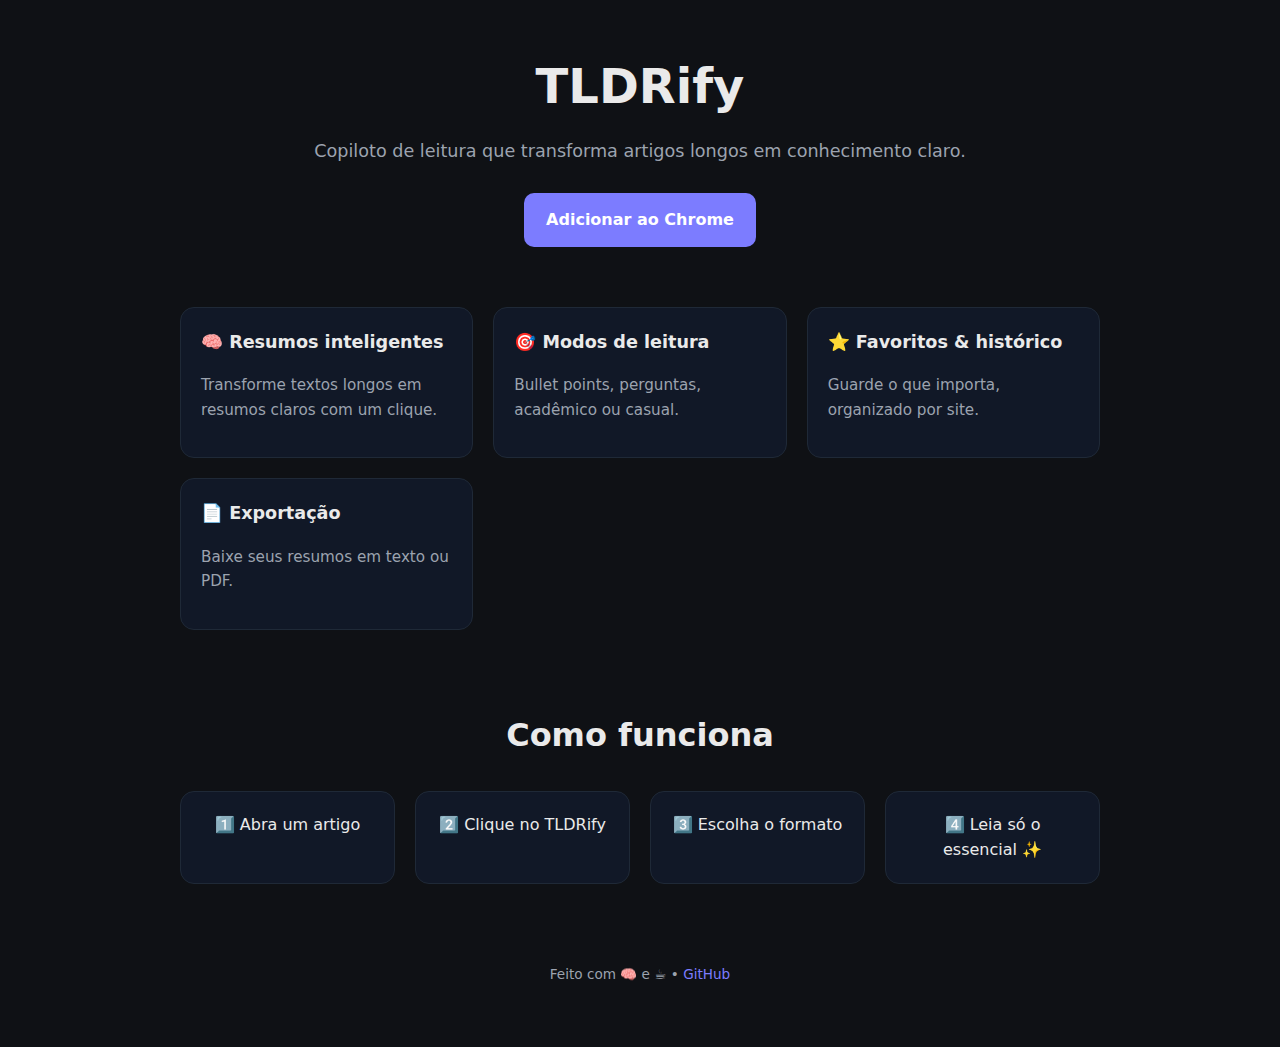
<file: landing/index.html>
<!DOCTYPE html>
<html lang="pt-BR">
<head>
  <meta charset="UTF-8" />
  <meta name="viewport" content="width=device-width, initial-scale=1.0" />
  <title>TLDRify — Copiloto de Leitura</title>
    <link rel="stylesheet" href="style.css">
</head>
<body>

  <div class="container">

    <header>
      <h1>TLDRify</h1>
      <p>Copiloto de leitura que transforma artigos longos em conhecimento claro.</p>
      <div class="cta">
        <a href="https://github.com/eu-waliston/TLDRify" target="_blank">Adicionar ao Chrome</a>
      </div>
    </header>

    <section class="features">
      <div class="feature">
        <h3>🧠 Resumos inteligentes</h3>
        <p>Transforme textos longos em resumos claros com um clique.</p>
      </div>
      <div class="feature">
        <h3>🎯 Modos de leitura</h3>
        <p>Bullet points, perguntas, acadêmico ou casual.</p>
      </div>
      <div class="feature">
        <h3>⭐ Favoritos & histórico</h3>
        <p>Guarde o que importa, organizado por site.</p>
      </div>
      <div class="feature">
        <h3>📄 Exportação</h3>
        <p>Baixe seus resumos em texto ou PDF.</p>
      </div>
    </section>

    <section class="how">
      <h2>Como funciona</h2>
      <div class="steps">
        <div class="step">1️⃣ Abra um artigo</div>
        <div class="step">2️⃣ Clique no TLDRify</div>
        <div class="step">3️⃣ Escolha o formato</div>
        <div class="step">4️⃣ Leia só o essencial ✨</div>
      </div>
    </section>

    <footer>
      <p>Feito com 🧠 e ☕ • <a href="https://github.com/eu-waliston/tldrify" target="_blank">GitHub</a></p>
    </footer>

  </div>

</body>
</html>
</file>
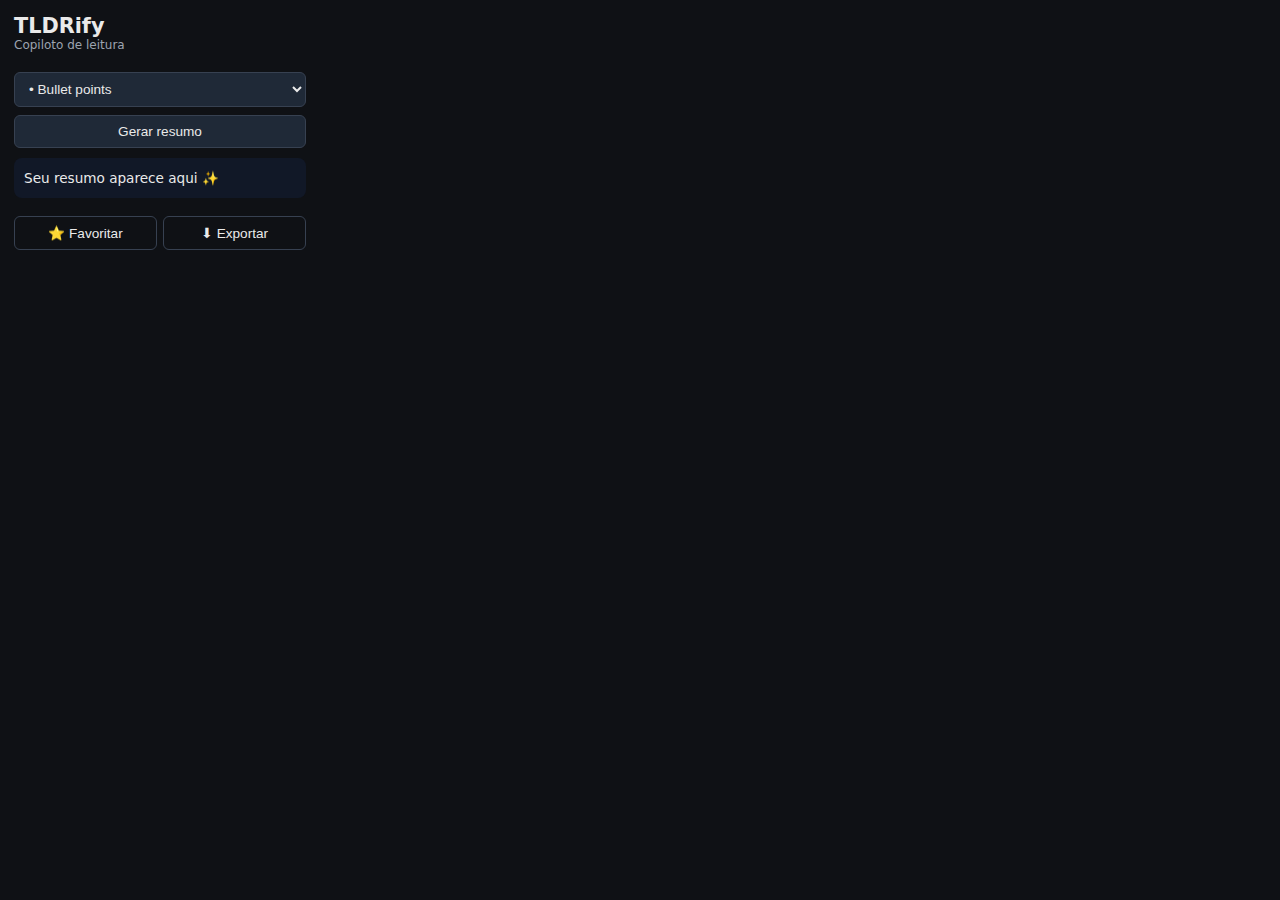
<file: extensao/popup.html>
<!DOCTYPE html>
<html lang="en">
<head>
  <meta charset="UTF-8">
  <meta name="viewport" content="width=device-width, initial-scale=1.0">
  <title>TLDRify</title>
  <link rel="stylesheet" href="style.css">
  
</head>
<div class="app">
  <h1>TLDRify</h1>
  <div class="subtitle">Copiloto de leitura</div>

  <select id="mode">
    <option value="bullets">• Bullet points</option>
    <option value="questions">? Perguntas</option>
    <option value="academic">🎓 Acadêmico</option>
    <option value="casual">☕ Casual</option>
  </select>

  <button id="summarize">Gerar resumo</button>

  <div id="result">Seu resumo aparece aqui ✨</div>

  <div class="footer">
    <button class="secondary" id="fav">⭐ Favoritar</button>
    <button class="secondary" id="export">⬇ Exportar</button>
  </div>
</div>

</body>
</html>
</file>
<file: landing/style.css>
:root {
    --bg: #0f1115;
    --card: #111827;
    --text: #eaeaea;
    --muted: #9ca3af;
    --accent: #7c7cff;
    --border: #1f2937;
}

* {
    box-sizing: border-box;
}

body {
    margin: 0;
    font-family: system-ui, -apple-system, BlinkMacSystemFont, sans-serif;
    background: var(--bg);
    color: var(--text);
    line-height: 1.6;
}

.container {
    max-width: 960px;
    margin: 0 auto;
    padding: 48px 20px;
}

header {
    text-align: center;
    margin-bottom: 60px;
}

header h1 {
    font-size: 3rem;
    margin: 0;
}

header p {
    color: var(--muted);
    font-size: 1.1rem;
    margin-top: 12px;
}

.cta {
    margin-top: 28px;
}

.cta a {
    display: inline-block;
    padding: 14px 22px;
    background: var(--accent);
    color: white;
    text-decoration: none;
    border-radius: 10px;
    font-weight: 600;
    transition: transform .15s ease, box-shadow .15s ease;
}

.cta a:hover {
    transform: translateY(-2px);
    box-shadow: 0 10px 30px rgba(124, 124, 255, .3);
}

.features {
    display: grid;
    grid-template-columns: repeat(auto-fit, minmax(220px, 1fr));
    gap: 20px;
    margin-bottom: 80px;
}

.feature {
    background: var(--card);
    border: 1px solid var(--border);
    border-radius: 14px;
    padding: 20px;
}

.feature h3 {
    margin-top: 0;
    font-size: 1.1rem;
}

.feature p {
    color: var(--muted);
    font-size: .95rem;
}

.how {
    text-align: center;
    margin-bottom: 80px;
}

.how h2 {
    font-size: 2rem;
}

.steps {
    display: grid;
    grid-template-columns: repeat(auto-fit, minmax(200px, 1fr));
    gap: 20px;
    margin-top: 30px;
}

.step {
    background: var(--card);
    border-radius: 14px;
    padding: 20px;
    border: 1px solid var(--border);
}

footer {
    text-align: center;
    color: var(--muted);
    font-size: .85rem;
}

footer a {
    color: var(--accent);
    text-decoration: none;
}
</file>
<file: extensao/style.css>
* {
  box-sizing: border-box;
}

body {
  margin: 0;
  background: #0f1115;
  color: #eaeaea;
  font-family: system-ui, -apple-system, BlinkMacSystemFont, sans-serif;
}

.app {
  width: 320px;
  padding: 14px;
}

h1 {
  font-size: 1.3rem;
  margin: 0;
}

.subtitle {
  font-size: 0.75rem;
  color: #9ca3af;
  margin-bottom: 12px;
}

select,
button {
  width: 100%;
  padding: 8px 10px;
  margin-top: 8px;
  background: #1f2937;
  color: #eaeaea;
  border: 1px solid #374151;
  border-radius: 6px;
  font-size: 0.85rem;
}

button:hover {
  background: #7c7cff;
  border-color: #7c7cff;
  color: #fff;
  cursor: pointer;
}

button.secondary {
  background: transparent;
  border: 1px solid #374151;
}

button.secondary:hover {
  background: #1f2937;
}

#result {
  margin-top: 10px;
  padding: 10px;
  background: #111827;
  border-radius: 8px;
  font-size: 0.85rem;
  line-height: 1.5;
  max-height: 200px;
  overflow-y: auto;
}

.footer {
  display: flex;
  gap: 6px;
  margin-top: 10px;
}
</file>
